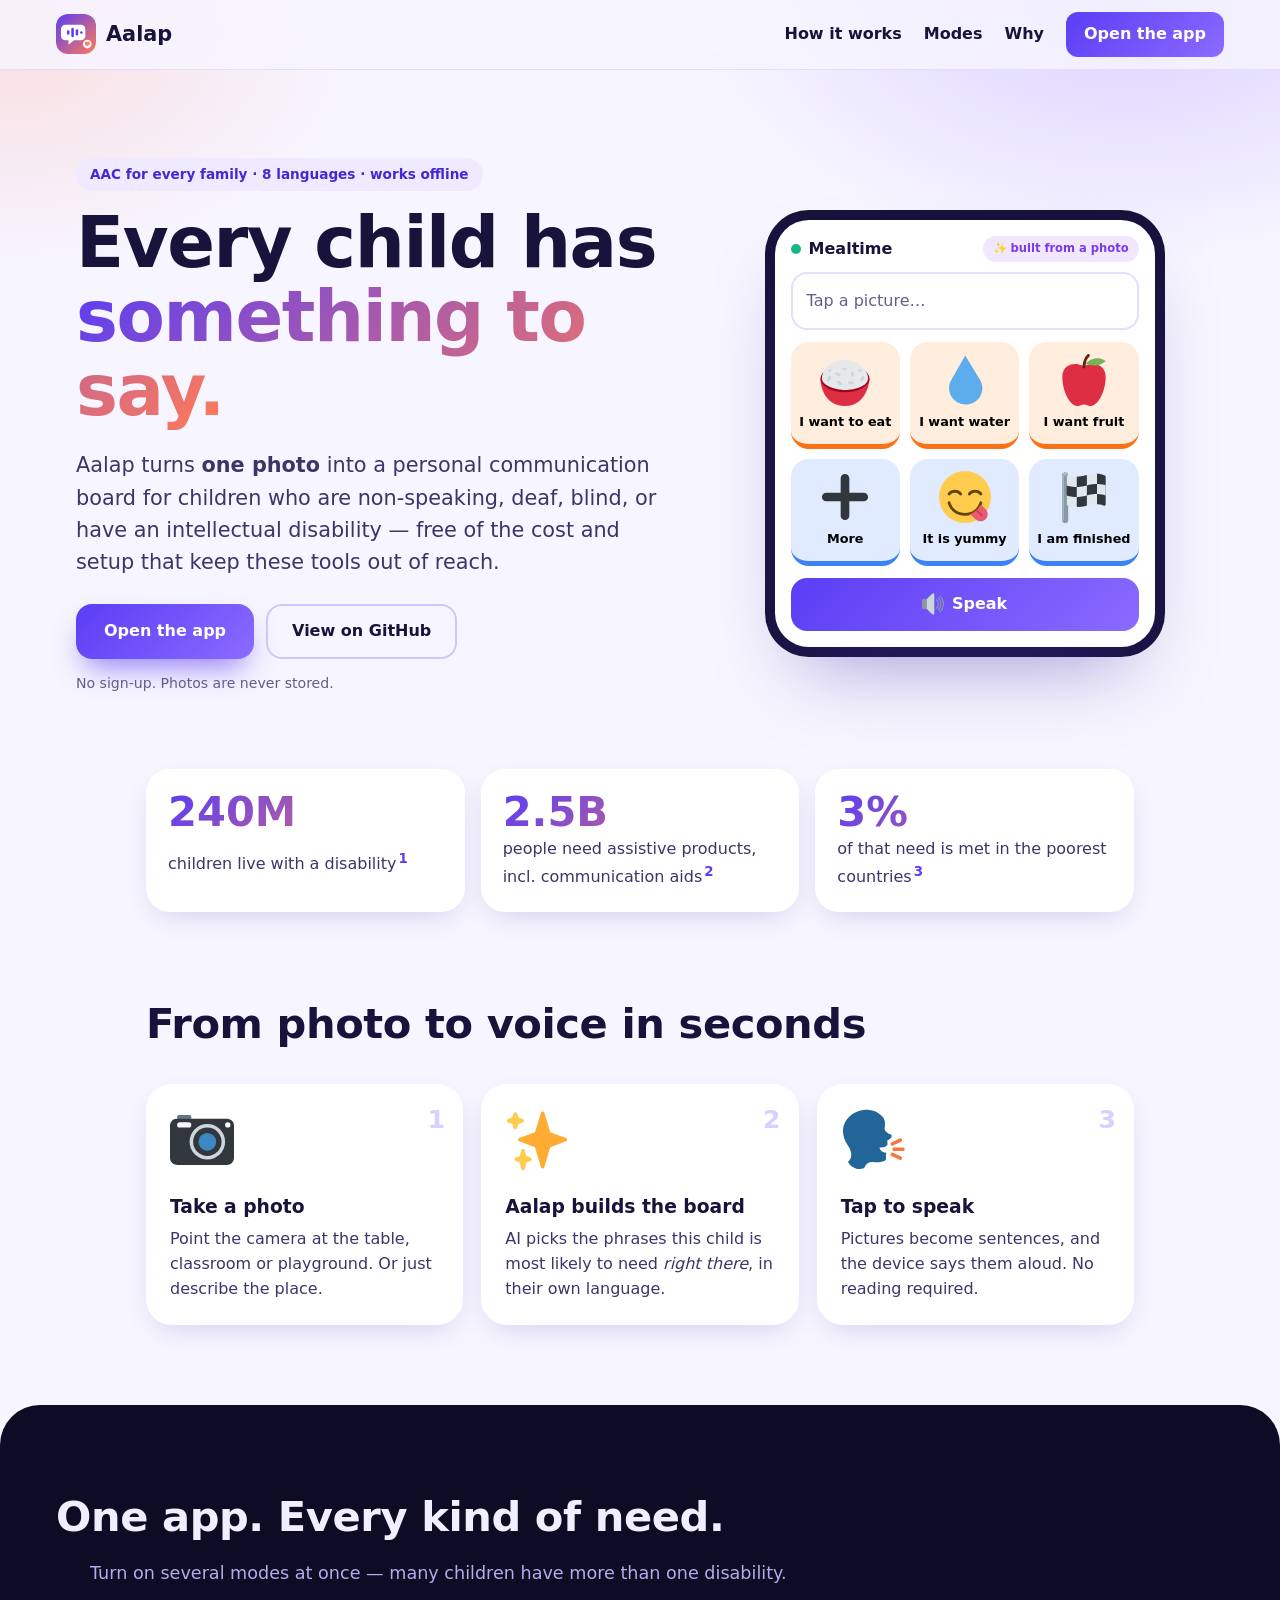
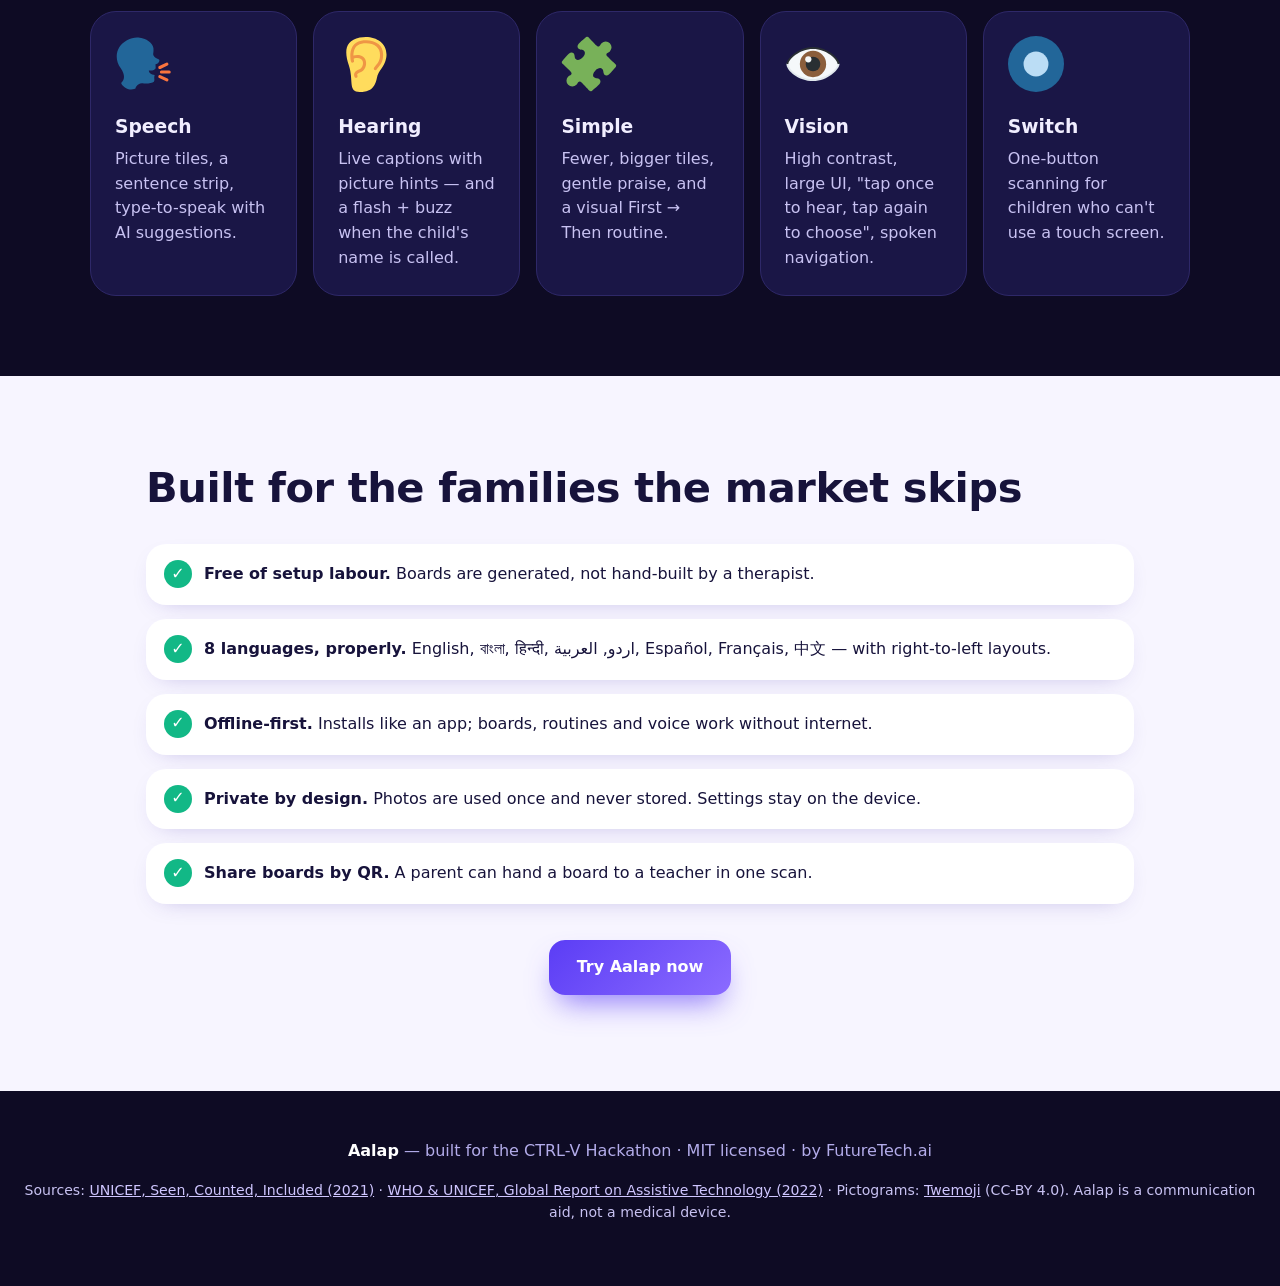
<file: web/index.html>
<!doctype html>
<html lang="en">
<head>
<meta charset="utf-8">
<meta name="viewport" content="width=device-width,initial-scale=1">
<title>Aalap — Every child has something to say</title>
<meta name="description" content="Aalap turns one photo into a personal communication board for children who are non-speaking, deaf, blind or have an intellectual disability. 8 languages, works offline, private by design.">
<meta property="og:title" content="Aalap — Every child has something to say">
<meta property="og:description" content="One photo becomes a personal communication board, in 8 languages.">
<meta property="og:type" content="website">
<meta name="theme-color" content="#0e0b24">
<link rel="icon" href="icon.svg" type="image/svg+xml">
<link rel="manifest" href="manifest.json">
<link rel="stylesheet" href="landing.css">
</head>
<body>
<a class="skip" href="#main">Skip to content</a>
<header class="nav">
  <a class="logo" href="index.html"><img src="icon.svg" width="40" height="40" alt=""><b>Aalap</b></a>
  <nav aria-label="Page">
    <a href="#how">How it works</a><a href="#modes">Modes</a><a href="#why">Why</a>
    <a class="cta sm" href="app.html">Open the app</a>
  </nav>
</header>

<main id="main">
  <section class="hero">
    <div class="hero-text">
      <p class="eyebrow">AAC for every family · 8 languages · works offline</p>
      <h1>Every child has<br><span class="grad">something to say.</span></h1>
      <p class="lead">Aalap turns <b>one photo</b> into a personal communication board for children who are non-speaking, deaf, blind, or have an intellectual disability — free of the cost and setup that keep these tools out of reach.</p>
      <div class="actions">
        <a class="cta" href="app.html">Open the app</a>
        <a class="ghost" href="https://github.com/shahriarsharif406/aalap-ai">View on GitHub</a>
      </div>
      <p class="small">No sign-up. Photos are never stored.</p>
    </div>
    <div class="phone" aria-label="Interactive preview">
      <div class="phone-bar"><span class="dot"></span> Mealtime <span class="chip-s">✨ built from a photo</span></div>
      <div class="phone-strip" id="demoStrip" aria-live="polite"><span class="ph">Tap a picture…</span></div>
      <div class="demo-grid" id="demoGrid"></div>
      <button class="speak" id="demoSpeak" type="button">
        <img src="pict/1f50a.svg" alt="" width="22" height="22"> Speak
      </button>
    </div>
  </section>

  <section class="stats" aria-label="Why this matters">
    <div><b>240M</b><span>children live with a disability<sup><a href="https://www.unicef.org/philippines/press-releases/worlds-nearly-240-million-children-living-disabilities-are-being-denied-basic-rights" aria-label="Source: UNICEF">1</a></sup></span></div>
    <div><b>2.5B</b><span>people need assistive products, incl. communication aids<sup><a href="https://www.unicef.org/reports/global-report-assistive-technology" aria-label="Source: WHO and UNICEF">2</a></sup></span></div>
    <div><b>3%</b><span>of that need is met in the poorest countries<sup><a href="https://www.who.int/health-topics/assistive-technology/improving-access-to-assistive-technology" aria-label="Source: WHO">3</a></sup></span></div>
  </section>

  <section id="how" class="block">
    <h2>From photo to voice in seconds</h2>
    <div class="steps3">
      <article><span class="n">1</span><img src="pict/1f4f7.svg" alt="" width="64" height="64"><h3>Take a photo</h3><p>Point the camera at the table, classroom or playground. Or just describe the place.</p></article>
      <article><span class="n">2</span><img src="pict/2728.svg" alt="" width="64" height="64"><h3>Aalap builds the board</h3><p>AI picks the phrases this child is most likely to need <i>right there</i>, in their own language.</p></article>
      <article><span class="n">3</span><img src="pict/1f5e3.svg" alt="" width="64" height="64"><h3>Tap to speak</h3><p>Pictures become sentences, and the device says them aloud. No reading required.</p></article>
    </div>
  </section>

  <section id="modes" class="block dark">
    <h2>One app. Every kind of need.</h2>
    <p class="sub">Turn on several modes at once — many children have more than one disability.</p>
    <div class="modes4">
      <article><img src="pict/1f5e3.svg" alt="" width="56" height="56"><h3>Speech</h3><p>Picture tiles, a sentence strip, type-to-speak with AI suggestions.</p></article>
      <article><img src="pict/1f442.svg" alt="" width="56" height="56"><h3>Hearing</h3><p>Live captions with picture hints — and a flash + buzz when the child's name is called.</p></article>
      <article><img src="pict/1f9e9.svg" alt="" width="56" height="56"><h3>Simple</h3><p>Fewer, bigger tiles, gentle praise, and a visual First → Then routine.</p></article>
      <article><img src="pict/1f441.svg" alt="" width="56" height="56"><h3>Vision</h3><p>High contrast, large UI, "tap once to hear, tap again to choose", spoken navigation.</p></article>
      <article><img src="pict/1f518.svg" alt="" width="56" height="56"><h3>Switch</h3><p>One-button scanning for children who can't use a touch screen.</p></article>
    </div>
  </section>

  <section id="why" class="block">
    <h2>Built for the families the market skips</h2>
    <ul class="ticks">
      <li><b>Free of setup labour.</b> Boards are generated, not hand-built by a therapist.</li>
      <li><b>8 languages, properly.</b> English, বাংলা, हिन्दी, اردو, العربية, Español, Français, 中文 — with right-to-left layouts.</li>
      <li><b>Offline-first.</b> Installs like an app; boards, routines and voice work without internet.</li>
      <li><b>Private by design.</b> Photos are used once and never stored. Settings stay on the device.</li>
      <li><b>Share boards by QR.</b> A parent can hand a board to a teacher in one scan.</li>
    </ul>
    <p class="cta-row"><a class="cta" href="app.html">Try Aalap now</a></p>
  </section>
</main>

<footer>
  <p><b>Aalap</b> — built for the CTRL-V Hackathon · MIT licensed · by FutureTech.ai</p>
  <p class="small">Sources: <a href="https://www.unicef.org/philippines/press-releases/worlds-nearly-240-million-children-living-disabilities-are-being-denied-basic-rights">UNICEF, Seen, Counted, Included (2021)</a> · <a href="https://www.unicef.org/reports/global-report-assistive-technology">WHO &amp; UNICEF, Global Report on Assistive Technology (2022)</a> · Pictograms: <a href="https://github.com/jdecked/twemoji">Twemoji</a> (CC-BY 4.0). Aalap is a communication aid, not a medical device.</p>
</footer>

<script>
(function(){
  var items=[["1f35a","I want to eat"],["1f4a7","I want water"],["1f34e","I want fruit"],["2795","More"],["1f60b","It is yummy"],["1f3c1","I am finished"]];
  var grid=document.getElementById("demoGrid"),strip=document.getElementById("demoStrip"),sentence=[];
  items.forEach(function(it){
    var b=document.createElement("button");b.type="button";b.className="dtile";
    b.innerHTML='<img src="pict/'+it[0]+'.svg" alt="" width="52" height="52"><span>'+it[1]+'</span>';
    b.addEventListener("click",function(){say(it[1]);sentence.push(it);paint();});
    grid.appendChild(b);
  });
  function say(t){try{var u=new SpeechSynthesisUtterance(t);u.lang="en-US";speechSynthesis.cancel();speechSynthesis.speak(u);}catch(e){}}
  function paint(){strip.innerHTML=sentence.map(function(s){return '<span class="pill"><img src="pict/'+s[0]+'.svg" alt="" width="26" height="26">'+s[1]+'</span>';}).join("");}
  document.getElementById("demoSpeak").addEventListener("click",function(){if(sentence.length){say(sentence.map(function(s){return s[1];}).join(" "));}});
})();
</script>
</body>
</html>
</file>
<file: web/landing.css>
:root{--ink:#17133b;--bg:#f7f5ff;--night:#0e0b24;--brand:#5b3df5;--brand2:#8b6bff;--coral:#ff7a59;--mint:#12b886;--muted:#625e8a;color-scheme:light;
  font-family:"Atkinson Hyperlegible","Inter",system-ui,-apple-system,"Segoe UI",Roboto,sans-serif}
*{box-sizing:border-box}
html{scroll-behavior:smooth}
body{margin:0;color:var(--ink);line-height:1.55;background:radial-gradient(700px 420px at 88% 0,rgba(139,107,255,.26),transparent 62%),radial-gradient(600px 380px at 0 40px,rgba(255,122,89,.18),transparent 60%),var(--bg);background-repeat:no-repeat;background-size:100% 760px,100% 760px,auto}
a{color:inherit}
.skip{position:absolute;left:-999px;top:8px;background:#fff;padding:10px 14px;border-radius:12px;z-index:99}.skip:focus{left:8px}
:focus-visible{outline:4px solid var(--coral);outline-offset:3px;border-radius:10px}

.nav{position:sticky;top:0;z-index:20;display:flex;align-items:center;justify-content:space-between;padding:12px clamp(16px,5vw,56px);background:rgba(247,245,255,.8);backdrop-filter:blur(14px);border-bottom:1px solid #e3defb}
.logo{display:flex;align-items:center;gap:10px;text-decoration:none;font-size:1.3rem}
.logo img{border-radius:12px}
.nav nav{display:flex;align-items:center;gap:22px;font-weight:700}
.nav nav a{text-decoration:none}
.cta{display:inline-block;text-decoration:none;background:linear-gradient(135deg,var(--brand),var(--brand2));color:#fff;font-weight:800;padding:15px 28px;border-radius:16px;box-shadow:0 16px 30px -10px rgba(91,61,245,.7);transition:transform .15s}
.cta:hover{transform:translateY(-2px)}.cta.sm{padding:10px 18px;border-radius:12px;box-shadow:none}
.ghost{display:inline-block;text-decoration:none;font-weight:800;padding:13px 24px;border-radius:16px;border:2px solid #cfc6ff}
.ghost:hover{background:#efeaff}

.hero{display:grid;grid-template-columns:1.1fr .9fr;gap:clamp(24px,5vw,64px);align-items:center;padding:clamp(32px,7vw,88px) clamp(16px,5vw,56px) 40px;max-width:1240px;margin:0 auto}
.eyebrow{display:inline-block;background:#efeaff;color:#4328d6;font-weight:800;font-size:.85rem;padding:6px 14px;border-radius:999px;margin:0 0 16px}
h1{font-size:clamp(2.4rem,6vw,4.4rem);line-height:1.05;margin:0 0 18px;letter-spacing:-.02em}
.grad{background:linear-gradient(135deg,var(--brand),var(--coral));-webkit-background-clip:text;background-clip:text;color:transparent}
.lead{font-size:clamp(1.05rem,2vw,1.3rem);color:#3b3669;max-width:56ch}
.actions{display:flex;gap:12px;flex-wrap:wrap;margin:26px 0 10px}
.small{font-size:.88rem;color:var(--muted)}

.phone{background:#fff;border-radius:34px;padding:16px;box-shadow:0 40px 80px -30px rgba(60,40,160,.5),0 0 0 10px #17133b;max-width:380px;justify-self:center;width:100%}
.phone-bar{display:flex;align-items:center;gap:8px;font-weight:800;margin-bottom:10px;flex-wrap:wrap}
.phone-bar .dot{width:10px;height:10px;border-radius:50%;background:var(--mint)}
.chip-s{margin-inline-start:auto;font-size:.72rem;background:#f1e8ff;color:#7c3aed;border-radius:999px;padding:4px 10px}
.phone-strip{min-height:58px;border:2px solid #e3defb;border-radius:16px;padding:8px;display:flex;gap:6px;flex-wrap:wrap;align-items:center;margin-bottom:12px}
.phone-strip .ph{color:var(--muted);padding:0 6px}
.pill{display:inline-flex;align-items:center;gap:6px;background:#efeaff;border-radius:12px;padding:4px 10px 4px 6px;font-weight:800;font-size:.85rem}
.demo-grid{display:grid;grid-template-columns:repeat(3,1fr);gap:10px}
.dtile{display:flex;flex-direction:column;align-items:center;gap:6px;border:0;border-bottom:5px solid var(--b,#f97316);background:var(--c,#ffeedd);border-radius:18px;padding:12px 4px;font:inherit;font-weight:800;font-size:.8rem;cursor:pointer;transition:transform .1s}
.dtile:nth-child(n+4){--c:#e1ebff;--b:#3b82f6}
.dtile:active{transform:translateY(3px)}
.speak{width:100%;margin-top:12px;border:0;border-radius:16px;padding:14px;background:linear-gradient(135deg,var(--brand),var(--brand2));color:#fff;font:inherit;font-weight:800;display:flex;align-items:center;justify-content:center;gap:8px;cursor:pointer}

.stats{display:grid;grid-template-columns:repeat(3,1fr);gap:16px;max-width:1100px;margin:20px auto 0;padding:0 clamp(16px,5vw,56px)}
.stats>div{background:#fff;border-radius:24px;padding:22px;box-shadow:0 10px 30px -12px rgba(60,40,160,.25);display:grid;gap:4px}
.stats b{font-size:2.6rem;line-height:1;background:linear-gradient(135deg,var(--brand),var(--coral));-webkit-background-clip:text;background-clip:text;color:transparent}
.stats span{color:#3b3669}.stats sup a{color:var(--brand);font-weight:800;text-decoration:none;margin-inline-start:2px}

.block{max-width:1100px;margin:0 auto;padding:clamp(40px,7vw,80px) clamp(16px,5vw,56px)}
.block h2{font-size:clamp(1.8rem,4vw,2.6rem);margin:0 0 10px;letter-spacing:-.01em}
.sub{color:var(--muted);margin:0 0 24px;font-size:1.1rem}
.steps3{display:grid;grid-template-columns:repeat(3,1fr);gap:18px;margin-top:28px}
.steps3 article,.modes4 article{background:#fff;border-radius:26px;padding:24px;box-shadow:0 10px 30px -12px rgba(60,40,160,.25);position:relative}
.steps3 .n{position:absolute;top:16px;inset-inline-end:18px;font-weight:900;font-size:1.6rem;color:#d9d0ff}
.steps3 h3,.modes4 h3{margin:12px 0 6px}
.steps3 p,.modes4 p{margin:0;color:#3b3669}
.dark{max-width:none;background:var(--night);color:#f1eeff;border-radius:40px 40px 0 0}
.dark>*{max-width:1100px;margin-inline:auto}
.dark .sub{color:#b3acea}
.modes4{display:grid;grid-template-columns:repeat(auto-fit,minmax(190px,1fr));gap:16px}
.modes4 article{background:#1a1646;box-shadow:none;border:1px solid #2e2868}
.modes4 p{color:#c8c2f2}
.ticks{list-style:none;padding:0;margin:24px 0;display:grid;gap:14px}
.ticks li{background:#fff;border-radius:20px;padding:18px 22px 18px 58px;position:relative;box-shadow:0 8px 24px -14px rgba(60,40,160,.35)}
.ticks li::before{content:"✓";position:absolute;inset-inline-start:18px;top:16px;width:28px;height:28px;border-radius:50%;background:var(--mint);color:#fff;display:grid;place-items:center;font-weight:900}
.cta-row{text-align:center;margin-top:36px}
footer{background:var(--night);color:#b3acea;text-align:center;padding:32px 16px 48px}
footer b{color:#fff}footer a{color:#cfc6ff}footer .small{color:#c8c2f2}
@media (max-width:860px){
  .hero{grid-template-columns:1fr}
  .stats,.steps3{grid-template-columns:1fr}
  .nav nav a:not(.cta){display:none}
}
@media (prefers-reduced-motion:reduce){*{transition:none!important;scroll-behavior:auto!important}}
</file>
